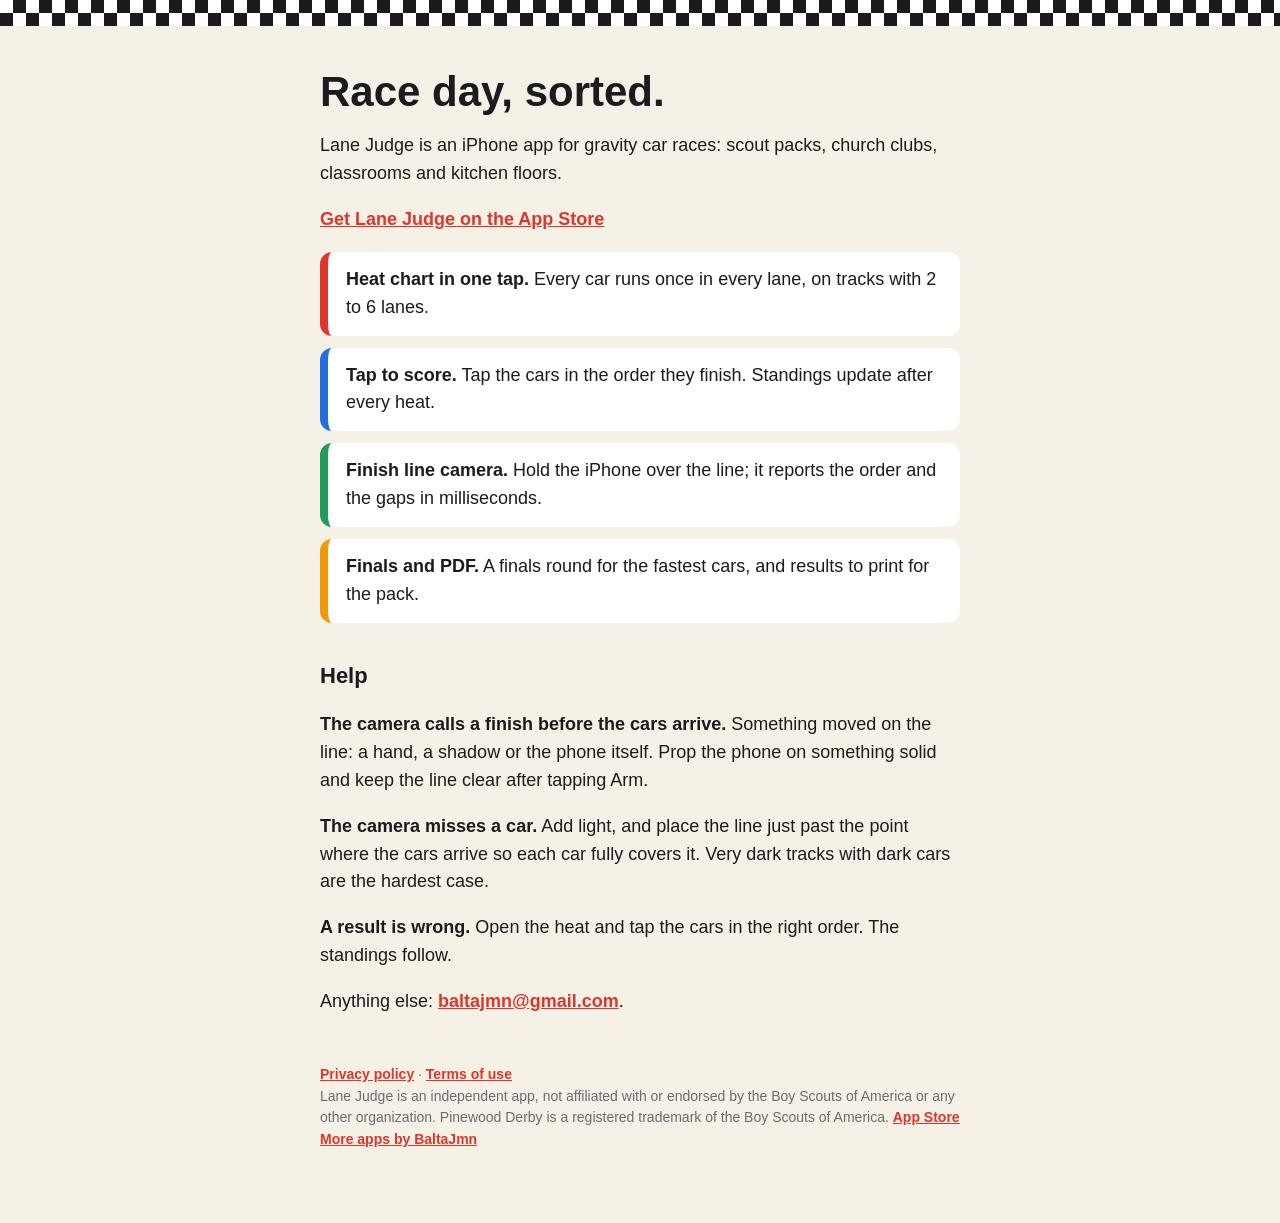
<file: index.html>
<!doctype html>
<html lang="en">
<head>
<meta charset="utf-8">
<meta name="viewport" content="width=device-width, initial-scale=1">
<title>Lane Judge: race manager and finish camera for gravity car races</title>
<link rel="canonical" href="https://lanejudge.baltajmn.dev/">
<meta name="description" content="Lane Judge is an iPhone app that builds the heat chart, keeps the standings and calls the finish with the camera for pinewood car races.">
<link rel="stylesheet" href="/site.css">
</head>
<body>
<div class="flag"></div>
<main>
<h1>Race day, sorted.</h1>
<p>Lane Judge is an iPhone app for gravity car races: scout packs, church clubs, classrooms and kitchen floors.</p>
<p><a href="https://apps.apple.com/app/apple-store/id6836730721?pt=129564006&amp;ct=web-home&amp;mt=8">Get Lane Judge on the App Store</a></p>
<div class="lane"><strong>Heat chart in one tap.</strong> Every car runs once in every lane, on tracks with 2 to 6 lanes.</div>
<div class="lane"><strong>Tap to score.</strong> Tap the cars in the order they finish. Standings update after every heat.</div>
<div class="lane"><strong>Finish line camera.</strong> Hold the iPhone over the line; it reports the order and the gaps in milliseconds.</div>
<div class="lane"><strong>Finals and PDF.</strong> A finals round for the fastest cars, and results to print for the pack.</div>
<h2>Help</h2>
<p><strong>The camera calls a finish before the cars arrive.</strong> Something moved on the line: a hand, a shadow or the phone itself. Prop the phone on something solid and keep the line clear after tapping Arm.</p>
<p><strong>The camera misses a car.</strong> Add light, and place the line just past the point where the cars arrive so each car fully covers it. Very dark tracks with dark cars are the hardest case.</p>
<p><strong>A result is wrong.</strong> Open the heat and tap the cars in the right order. The standings follow.</p>
<p>Anything else: <a href="mailto:baltajmn@gmail.com?subject=Lane%20Judge">baltajmn@gmail.com</a>.</p>
<footer><a href="/privacy/">Privacy policy</a> · <a href="https://www.apple.com/legal/internet-services/itunes/dev/stdeula/">Terms of use</a><br><small>Lane Judge is an independent app, not affiliated with or endorsed by the Boy Scouts of America or any other organization. Pinewood Derby is a registered trademark of the Boy Scouts of America.</small> <a href="https://apps.apple.com/app/apple-store/id6836730721?pt=129564006&amp;ct=web-home&amp;mt=8">App Store</a> <a href="https://baltajmn.dev/">More apps by BaltaJmn</a></footer>
</main>
</body>
</html>
</file>
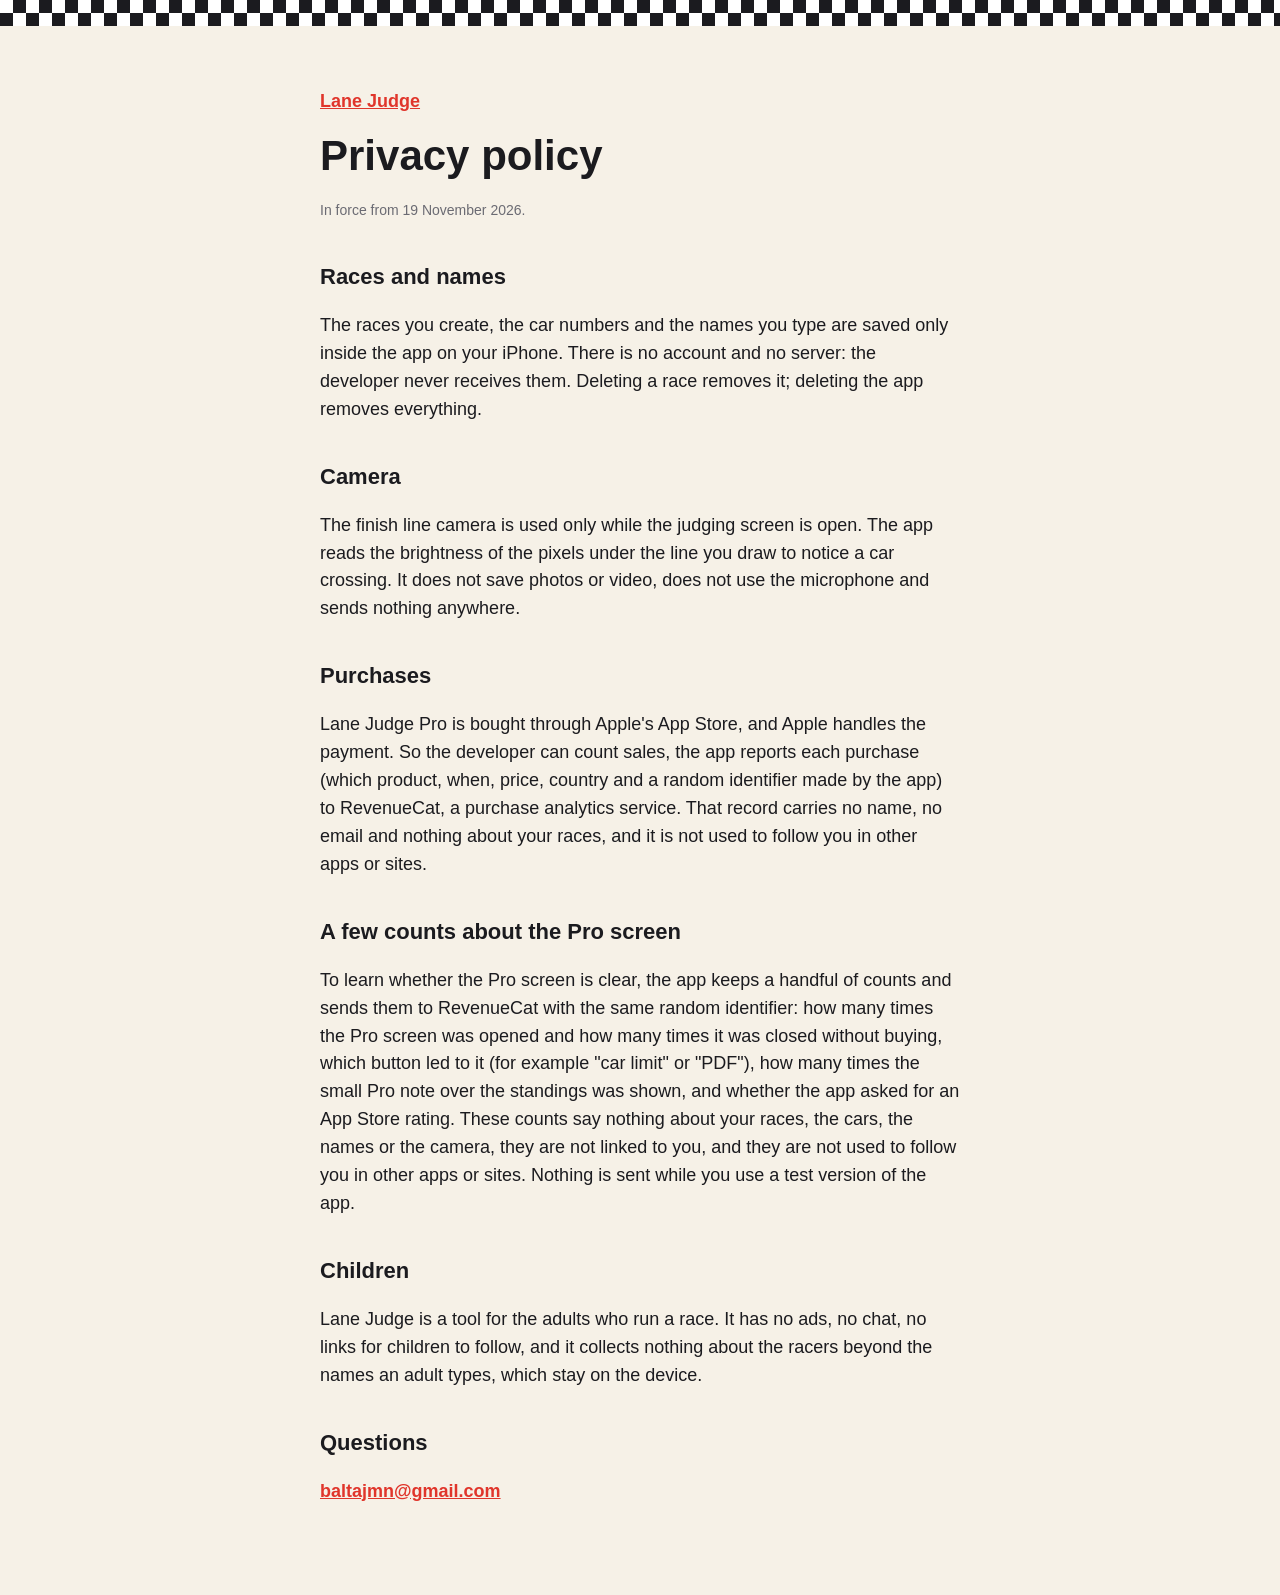
<file: privacy/index.html>
<!doctype html>
<html lang="en">
<head>
<meta charset="utf-8">
<meta name="viewport" content="width=device-width, initial-scale=1">
<title>Lane Judge privacy policy</title>
<link rel="stylesheet" href="/site.css">
</head>
<body>
<div class="flag"></div>
<main>
<p><a href="/">Lane Judge</a></p>
<h1>Privacy policy</h1>
<p><small>In force from 19 November 2026.</small></p>
<h2>Races and names</h2>
<p>The races you create, the car numbers and the names you type are saved only inside the app on your iPhone. There is no account and no server: the developer never receives them. Deleting a race removes it; deleting the app removes everything.</p>
<h2>Camera</h2>
<p>The finish line camera is used only while the judging screen is open. The app reads the brightness of the pixels under the line you draw to notice a car crossing. It does not save photos or video, does not use the microphone and sends nothing anywhere.</p>
<h2>Purchases</h2>
<p>Lane Judge Pro is bought through Apple's App Store, and Apple handles the payment. So the developer can count sales, the app reports each purchase (which product, when, price, country and a random identifier made by the app) to RevenueCat, a purchase analytics service. That record carries no name, no email and nothing about your races, and it is not used to follow you in other apps or sites.</p>
<h2>A few counts about the Pro screen</h2>
<p>To learn whether the Pro screen is clear, the app keeps a handful of counts and sends them to RevenueCat with the same random identifier: how many times the Pro screen was opened and how many times it was closed without buying, which button led to it (for example "car limit" or "PDF"), how many times the small Pro note over the standings was shown, and whether the app asked for an App Store rating. These counts say nothing about your races, the cars, the names or the camera, they are not linked to you, and they are not used to follow you in other apps or sites. Nothing is sent while you use a test version of the app.</p>
<h2>Children</h2>
<p>Lane Judge is a tool for the adults who run a race. It has no ads, no chat, no links for children to follow, and it collects nothing about the racers beyond the names an adult types, which stay on the device.</p>
<h2>Questions</h2>
<p><a href="mailto:baltajmn@gmail.com?subject=Lane%20Judge%20privacy">baltajmn@gmail.com</a></p>
</main>
</body>
</html>
</file>
<file: site.css>
body { margin: 0; background: #f6f1e7; color: #1b1b1f; font: 18px/1.55 ui-rounded, "SF Pro Rounded", -apple-system, "Helvetica Neue", Arial, sans-serif; }
.flag { height: 26px; background: repeating-conic-gradient(#1b1b1f 0 25%, #fff 0 50%) 0 0 / 26px 26px; }
main { max-width: 640px; margin: 0 auto; padding: 44px 22px 72px; }
h1 { font-size: 42px; font-weight: 800; line-height: 1.05; margin: 0 0 14px; }
h2 { font-size: 22px; font-weight: 800; margin: 36px 0 6px; }
a { color: #e0352b; font-weight: 600; }
.lane { border-left: 8px solid #e0352b; background: #fff; border-radius: 12px; padding: 14px 18px; margin: 12px 0; }
.lane:nth-of-type(2) { border-color: #236fdd; } .lane:nth-of-type(3) { border-color: #229d58; } .lane:nth-of-type(4) { border-color: #f2990a; }
small, footer { color: #6b6b73; font-size: 14px; }
footer { margin-top: 48px; }
</file>
